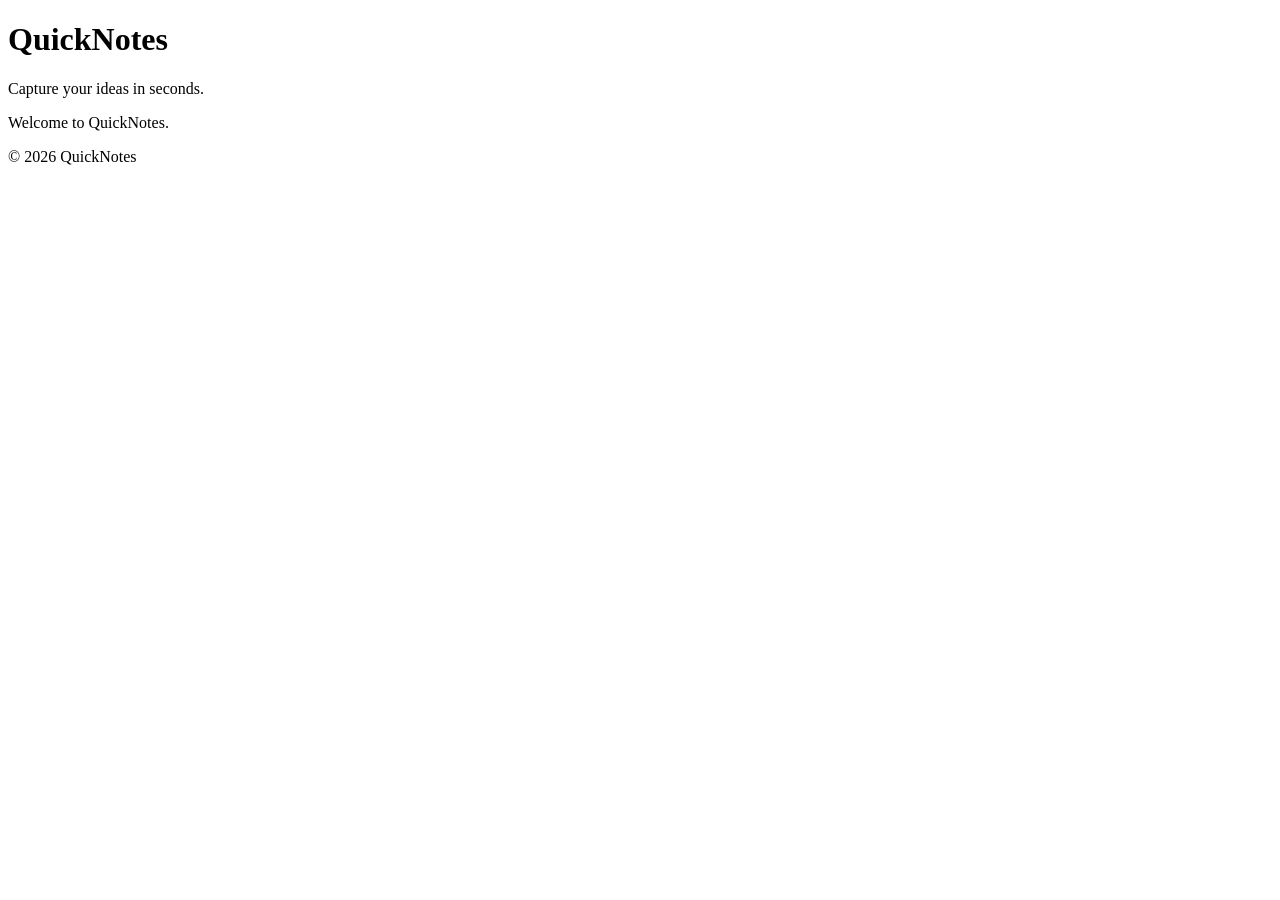
<file: day1/index.html>
<!DOCTYPE html>
<html lang="en">
<head>
  <meta charset="UTF-8">
  <meta name="viewport" content="width=device-width, initial-scale=1.0">
  <title>QuickNotes</title>
</head>
<body>
  <header>
    <h1>QuickNotes</h1>
    <p>Capture your ideas in seconds.</p>
  </header>

  <main>
    <p>Welcome to QuickNotes.</p>
  </main>

  <footer>
    <p>&copy; 2026 QuickNotes</p>
  </footer>
</body>
</html>
</file>
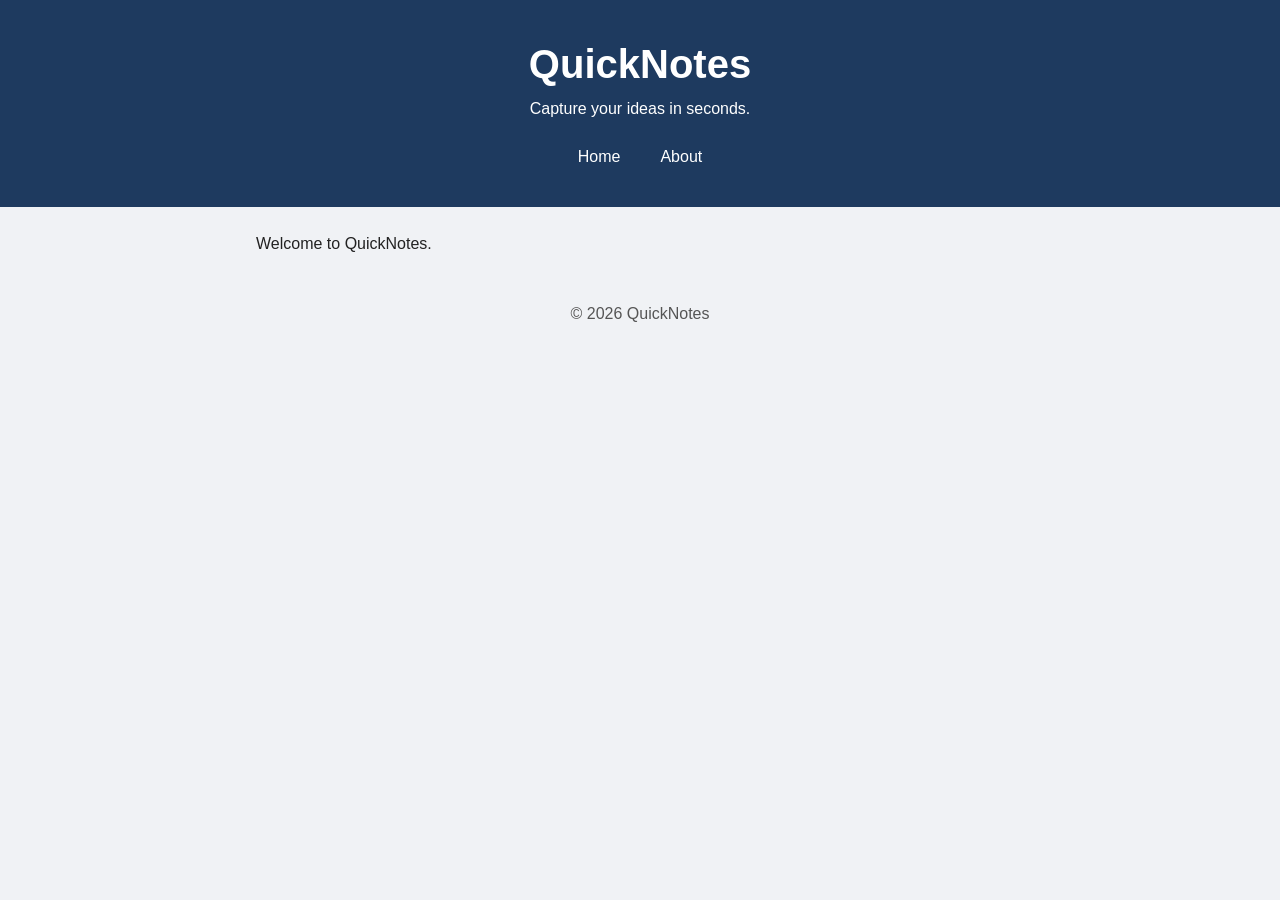
<file: day2/index.html>
<!DOCTYPE html>
<html lang="en">
<head>
  <meta charset="UTF-8">
  <meta name="viewport" content="width=device-width, initial-scale=1.0">
  <title>QuickNotes</title>
  <link rel="stylesheet" href="style.css">
</head>
<body>
  <header>
    <h1>QuickNotes</h1>
    <p>Capture your ideas in seconds.</p>
    <nav>
      <a href="index.html">Home</a>
      <a href="about.html">About</a>
    </nav>
  </header>

  <main>
    <p>Welcome to QuickNotes.</p>
  </main>

  <footer>
    <p>&copy; 2026 QuickNotes</p>
  </footer>
</body>
</html>
</file>
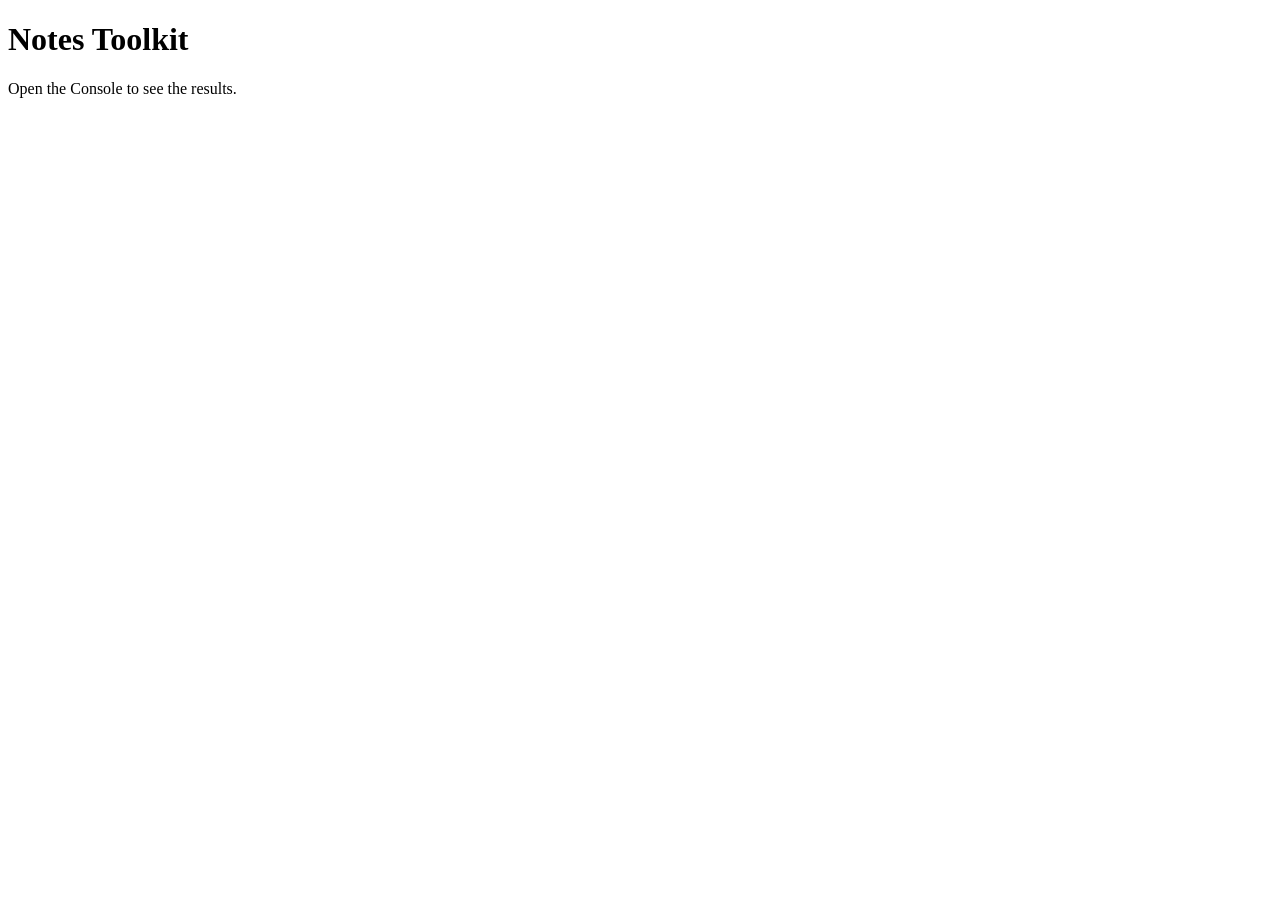
<file: day3/index.html>
<!DOCTYPE html>
<html lang="en">
<head>
  <meta charset="UTF-8">
  <meta name="viewport" content="width=device-width, initial-scale=1.0">
  <title>Notes Toolkit</title>
  <script src="script.js" defer></script>
</head>
<body>
  <h1>Notes Toolkit</h1>
  <p>Open the Console to see the results.</p>
</body>
</html>
</file>
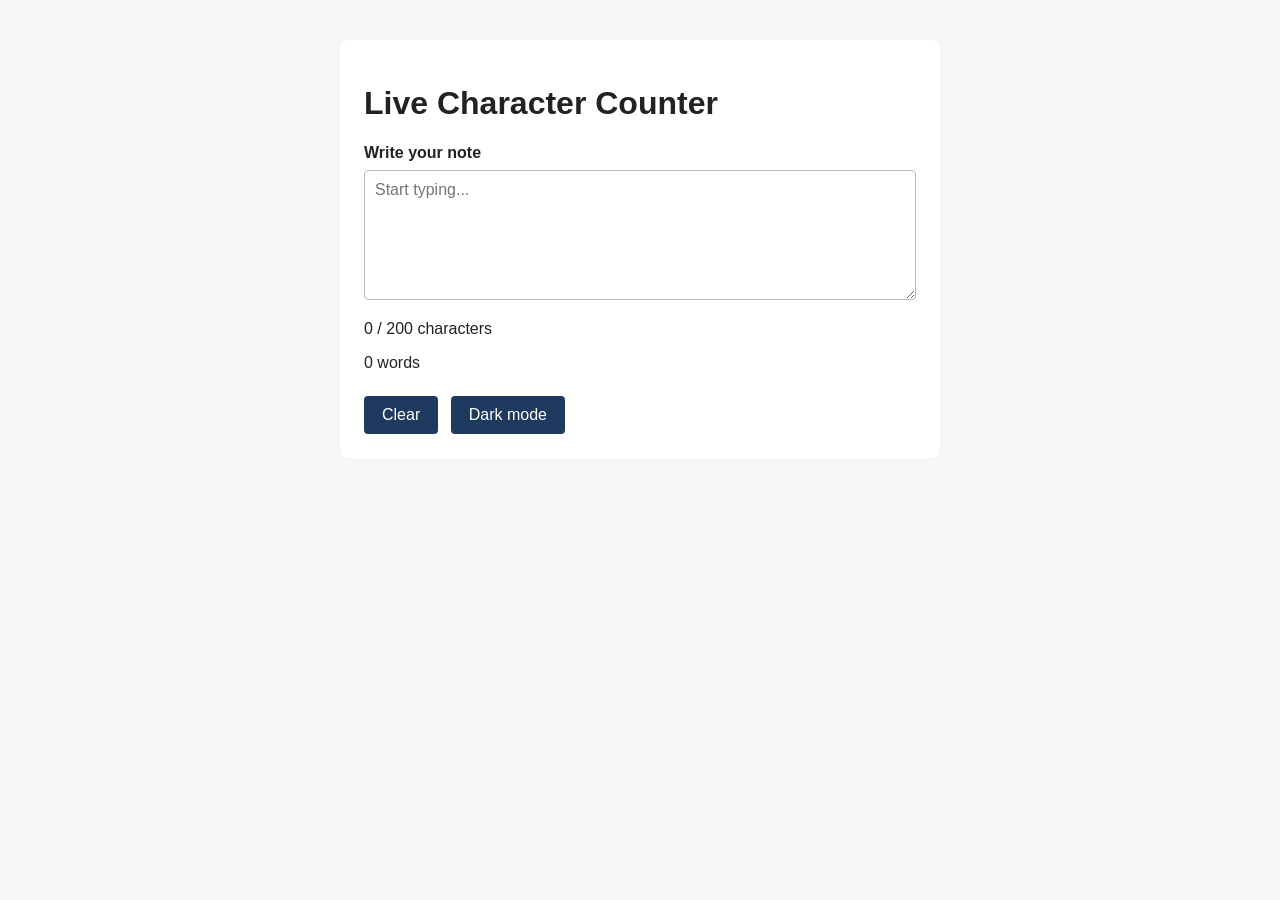
<file: day4/index.html>
<!DOCTYPE html>
<html lang="en">
<head>
  <meta charset="UTF-8">
  <meta name="viewport" content="width=device-width, initial-scale=1.0">
  <title>Live Character Counter</title>
  <link rel="stylesheet" href="style.css">
  <script src="script.js" defer></script>
</head>
<body>
  <main>
    <h1>Live Character Counter</h1>

    <label for="note-text">Write your note</label>
    <textarea id="note-text" rows="6" placeholder="Start typing..."></textarea>

    <p id="char-count">0 / 200 characters</p>
    <p id="word-count">0 words</p>

    <button id="clear-btn" type="button">Clear</button>
    <button id="theme-toggle" type="button">Dark mode</button>
  </main>
</body>
</html>
</file>
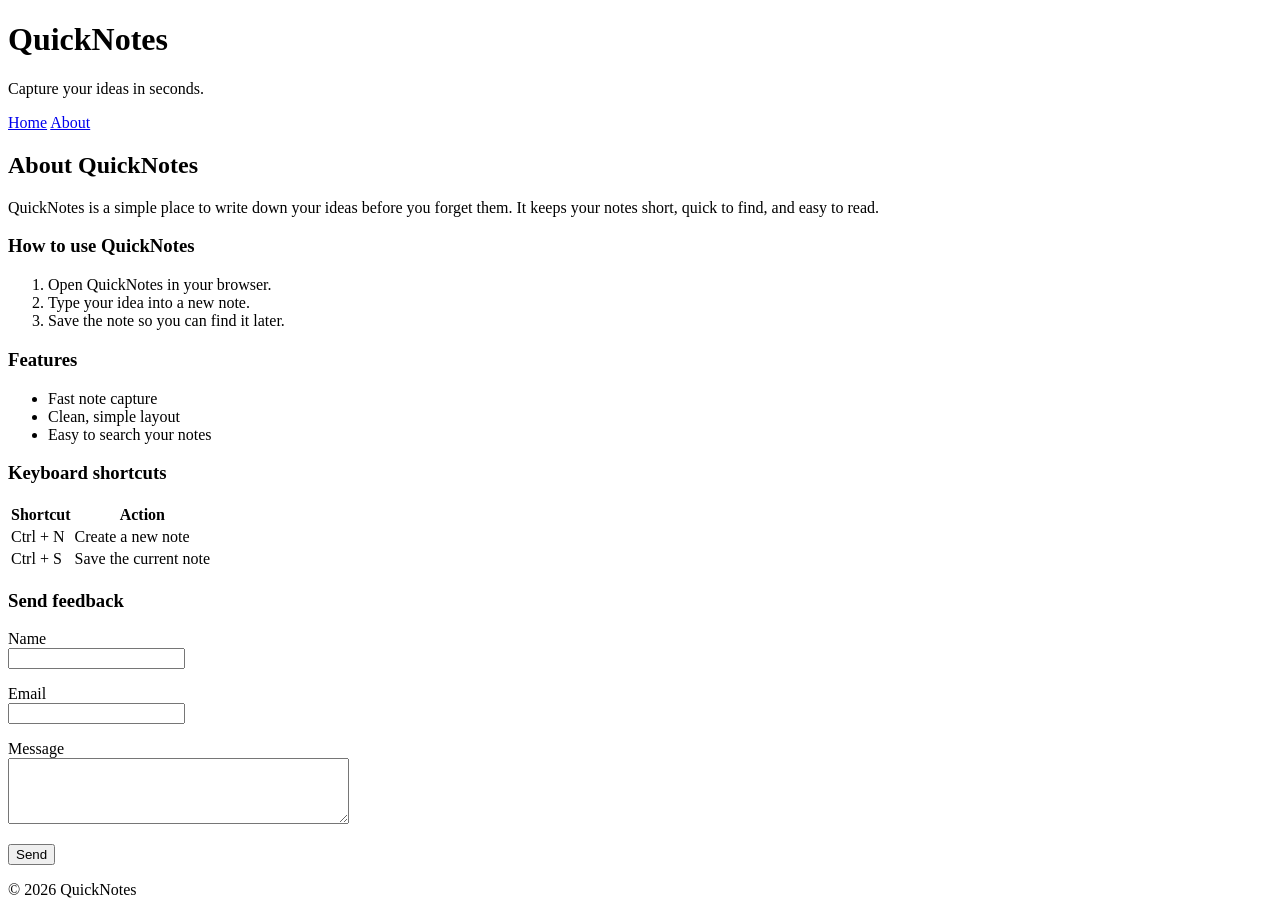
<file: day1/about.html>
<!DOCTYPE html>
<html lang="en">
<head>
  <meta charset="UTF-8">
  <meta name="viewport" content="width=device-width, initial-scale=1.0">
  <title>About QuickNotes</title>
</head>
<body>
  <header>
    <h1>QuickNotes</h1>
    <p>Capture your ideas in seconds.</p>
    <nav>
      <a href="index.html">Home</a>
      <a href="about.html">About</a>
    </nav>
  </header>

  <main>
    <h2>About QuickNotes</h2>
    <p>QuickNotes is a simple place to write down your ideas before you forget them. It keeps your notes short, quick to find, and easy to read.</p>

    <section>
      <h3>How to use QuickNotes</h3>
      <ol>
        <li>Open QuickNotes in your browser.</li>
        <li>Type your idea into a new note.</li>
        <li>Save the note so you can find it later.</li>
      </ol>
    </section>

    <section>
      <h3>Features</h3>
      <ul>
        <li>Fast note capture</li>
        <li>Clean, simple layout</li>
        <li>Easy to search your notes</li>
      </ul>
    </section>

    <section>
      <h3>Keyboard shortcuts</h3>
      <table>
        <tr>
          <th>Shortcut</th>
          <th>Action</th>
        </tr>
        <tr>
          <td>Ctrl + N</td>
          <td>Create a new note</td>
        </tr>
        <tr>
          <td>Ctrl + S</td>
          <td>Save the current note</td>
        </tr>
      </table>
    </section>

    <section>
      <h3>Send feedback</h3>
      <form action="#" method="post">
        <p>
          <label for="name">Name</label><br>
          <input type="text" id="name" name="name" required>
        </p>
        <p>
          <label for="email">Email</label><br>
          <input type="email" id="email" name="email" required>
        </p>
        <p>
          <label for="message">Message</label><br>
          <textarea id="message" name="message" rows="4" cols="40" required></textarea>
        </p>
        <button type="submit">Send</button>
      </form>
    </section>
  </main>

  <footer>
    <p>&copy; 2026 QuickNotes</p>
  </footer>
</body>
</html>
</file>
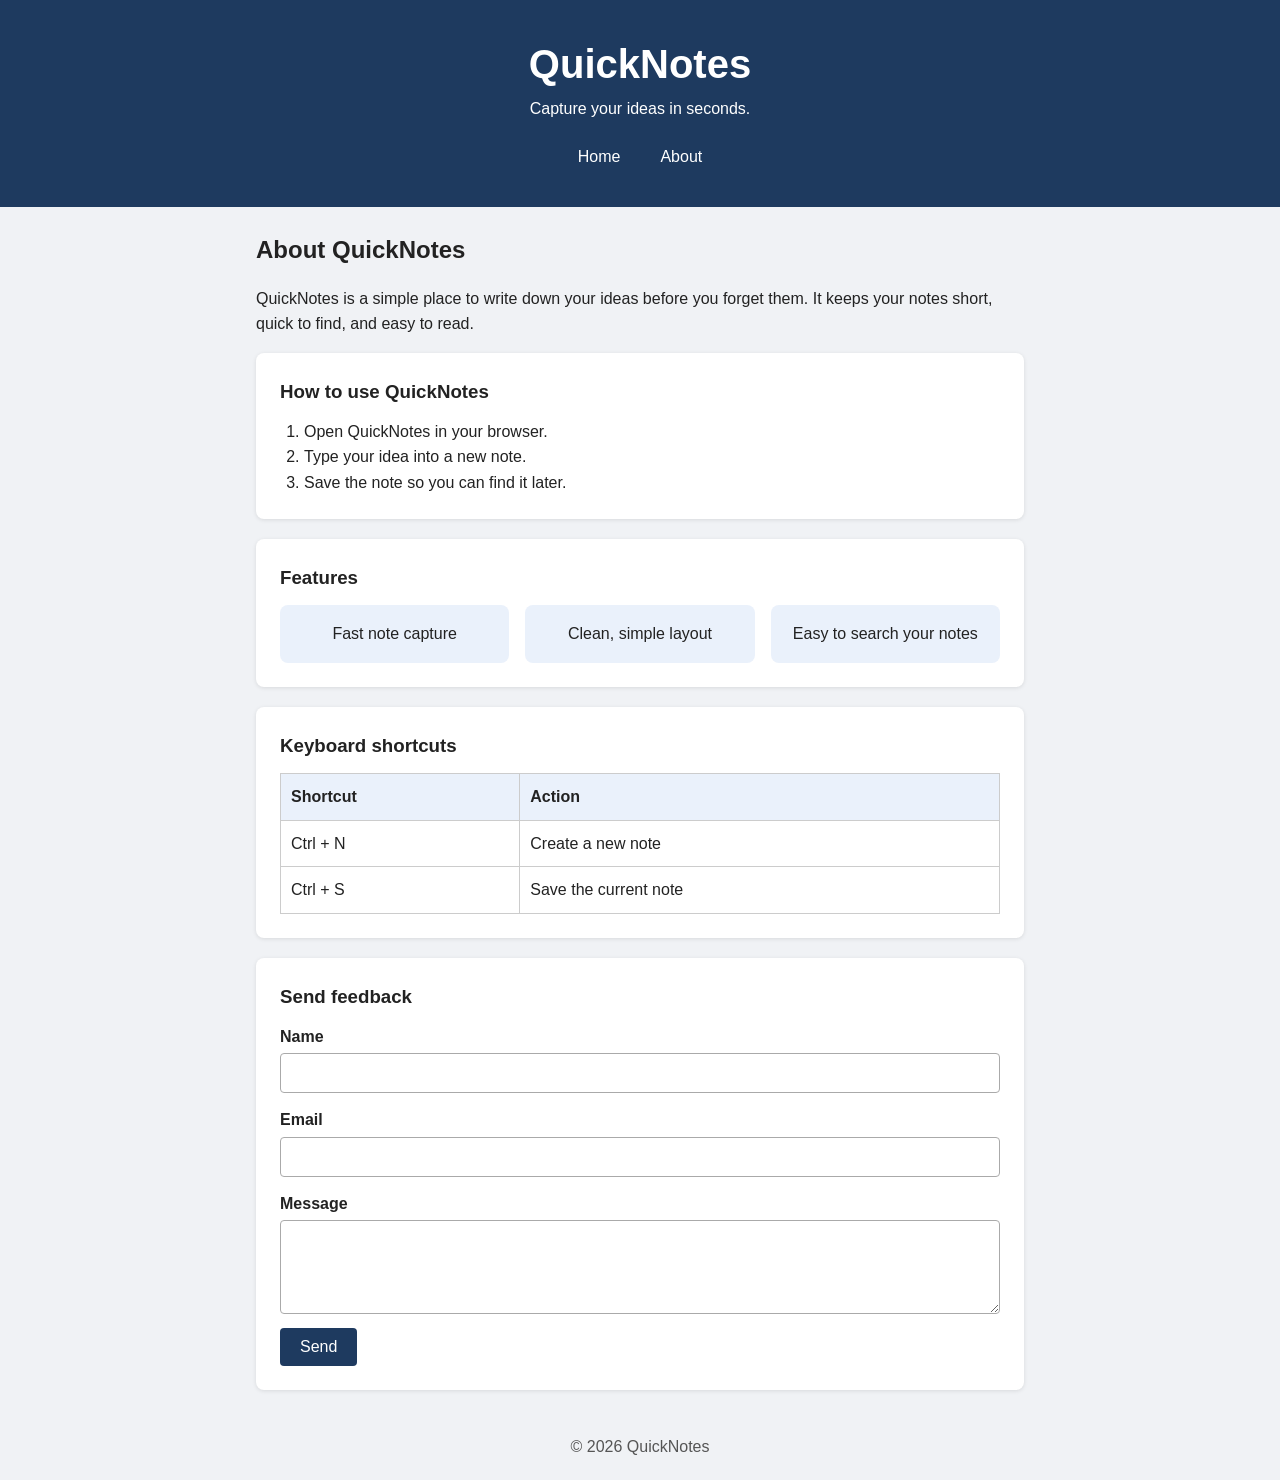
<file: day2/about.html>
<!DOCTYPE html>
<html lang="en">
<head>
  <meta charset="UTF-8">
  <meta name="viewport" content="width=device-width, initial-scale=1.0">
  <title>About QuickNotes</title>
  <link rel="stylesheet" href="style.css">
</head>
<body>
  <header>
    <h1>QuickNotes</h1>
    <p>Capture your ideas in seconds.</p>
    <nav>
      <a href="index.html">Home</a>
      <a href="about.html">About</a>
    </nav>
  </header>

  <main>
    <h2>About QuickNotes</h2>
    <p>QuickNotes is a simple place to write down your ideas before you forget them. It keeps your notes short, quick to find, and easy to read.</p>

    <section>
      <h3>How to use QuickNotes</h3>
      <ol>
        <li>Open QuickNotes in your browser.</li>
        <li>Type your idea into a new note.</li>
        <li>Save the note so you can find it later.</li>
      </ol>
    </section>

    <section>
      <h3>Features</h3>
      <ul class="features">
        <li>Fast note capture</li>
        <li>Clean, simple layout</li>
        <li>Easy to search your notes</li>
      </ul>
    </section>

    <section>
      <h3>Keyboard shortcuts</h3>
      <table>
        <tr>
          <th>Shortcut</th>
          <th>Action</th>
        </tr>
        <tr>
          <td>Ctrl + N</td>
          <td>Create a new note</td>
        </tr>
        <tr>
          <td>Ctrl + S</td>
          <td>Save the current note</td>
        </tr>
      </table>
    </section>

    <section>
      <h3>Send feedback</h3>
      <form action="#" method="post">
        <p>
          <label for="name">Name</label><br>
          <input type="text" id="name" name="name" required>
        </p>
        <p>
          <label for="email">Email</label><br>
          <input type="email" id="email" name="email" required>
        </p>
        <p>
          <label for="message">Message</label><br>
          <textarea id="message" name="message" rows="4" cols="40" required></textarea>
        </p>
        <button type="submit">Send</button>
      </form>
    </section>
  </main>

  <footer>
    <p>&copy; 2026 QuickNotes</p>
  </footer>
</body>
</html>
</file>
<file: day2/style.css>
/* Reset and base */
* {
  box-sizing: border-box;
  margin: 0;
  padding: 0;
}

body {
  font-family: Arial, sans-serif;
  line-height: 1.6;
  color: #222;
  background-color: #f0f2f5;
}

/* Header */
header {
  background-color: #1e3a5f;
  color: white;
  text-align: center;
  padding: 32px 16px;
}

header h1 {
  font-size: 2.5rem;
}

/* Navigation */
nav {
  display: flex;
  justify-content: center;
  gap: 16px;
  margin-top: 16px;
}

nav a {
  color: white;
  text-decoration: none;
  padding: 6px 12px;
  border-radius: 4px;
  transition: background-color 0.3s;
}

nav a:hover {
  background-color: rgba(255, 255, 255, 0.25);
  text-decoration: underline;
}

/* Main and cards */
main {
  max-width: 800px;
  margin: 24px auto;
  padding: 0 16px;
}

main > h2,
main > p {
  margin-bottom: 16px;
}

section {
  background-color: white;
  padding: 24px;
  margin-bottom: 20px;
  border-radius: 8px;
  box-shadow: 0 1px 4px rgba(0, 0, 0, 0.1);
}

section h3 {
  margin-bottom: 12px;
}

section ol {
  padding-left: 24px;
}

/* Features grid */
.features {
  list-style: none;
  display: grid;
  grid-template-columns: repeat(auto-fit, minmax(180px, 1fr));
  gap: 16px;
}

.features li {
  background-color: #eaf1fb;
  padding: 16px;
  border-radius: 8px;
  text-align: center;
}

/* Table */
table {
  width: 100%;
  border-collapse: collapse;
}

th,
td {
  border: 1px solid #ccc;
  padding: 10px;
  text-align: left;
}

th {
  background-color: #eaf1fb;
}

/* Form */
form p {
  margin-bottom: 14px;
}

label {
  font-weight: bold;
}

input,
textarea {
  display: block;
  width: 100%;
  padding: 10px;
  margin-top: 4px;
  border: 1px solid #aaa;
  border-radius: 4px;
  font-family: inherit;
  font-size: 1rem;
}

button {
  background-color: #1e3a5f;
  color: white;
  border: none;
  padding: 10px 20px;
  border-radius: 4px;
  font-size: 1rem;
  cursor: pointer;
  transition: background-color 0.3s, transform 0.2s;
}

button:hover {
  background-color: #2f5d94;
  transform: translateY(-2px);
}

/* Footer */
footer {
  text-align: center;
  padding: 20px;
  color: #555;
}

/* Small screens */
@media (max-width: 600px) {
  header {
    padding: 20px 12px;
  }

  header h1 {
    font-size: 1.6rem;
  }

  section {
    padding: 16px;
  }
}
</file>
<file: day4/style.css>
:root {
  --bg: #f4f6f8;
  --card: #ffffff;
  --text: #222222;
  --border: #bbbbbb;
  --accent: #1e3a5f;
  --accent-text: #ffffff;
  --warning: #e67e00;
  --over: #d32f2f;
}

body.dark {
  --bg: #121212;
  --card: #1e1e1e;
  --text: #eeeeee;
  --border: #444444;
  --accent: #4f8fdc;
  --accent-text: #ffffff;
  --warning: #ffa733;
  --over: #ff6b6b;
}

* {
  box-sizing: border-box;
}

body {
  margin: 0;
  font-family: Arial, sans-serif;
  background-color: var(--bg);
  color: var(--text);
  transition: background-color 0.3s, color 0.3s;
}

main {
  max-width: 600px;
  margin: 40px auto;
  padding: 24px;
  background-color: var(--card);
  border-radius: 8px;
}

label {
  display: block;
  margin-bottom: 8px;
  font-weight: bold;
}

textarea {
  width: 100%;
  padding: 10px;
  font-family: inherit;
  font-size: 1rem;
  color: var(--text);
  background-color: var(--card);
  border: 1px solid var(--border);
  border-radius: 4px;
}

button {
  margin-top: 8px;
  margin-right: 8px;
  padding: 10px 18px;
  font-size: 1rem;
  color: var(--accent-text);
  background-color: var(--accent);
  border: none;
  border-radius: 4px;
  cursor: pointer;
}

/* Character counter states */
.warning {
  color: var(--warning);
}

.over {
  color: var(--over);
  font-weight: bold;
}
</file>
